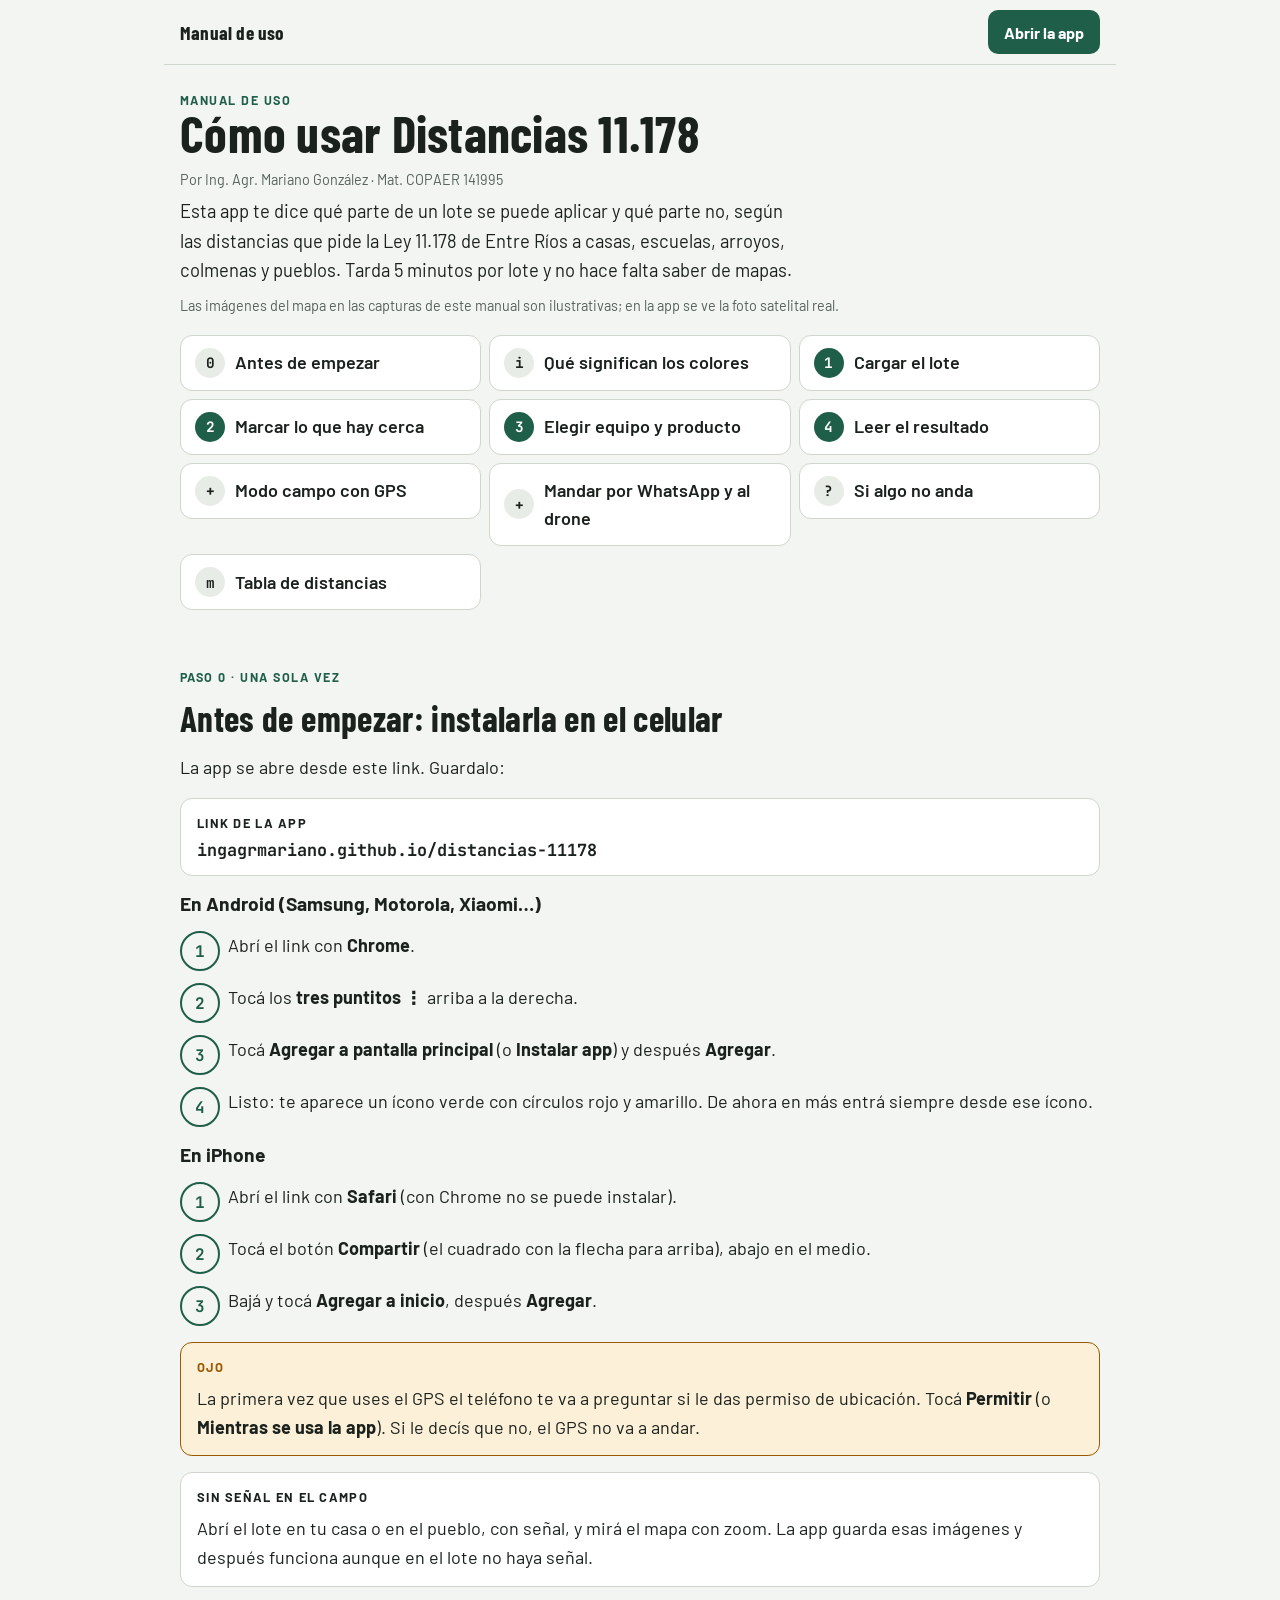
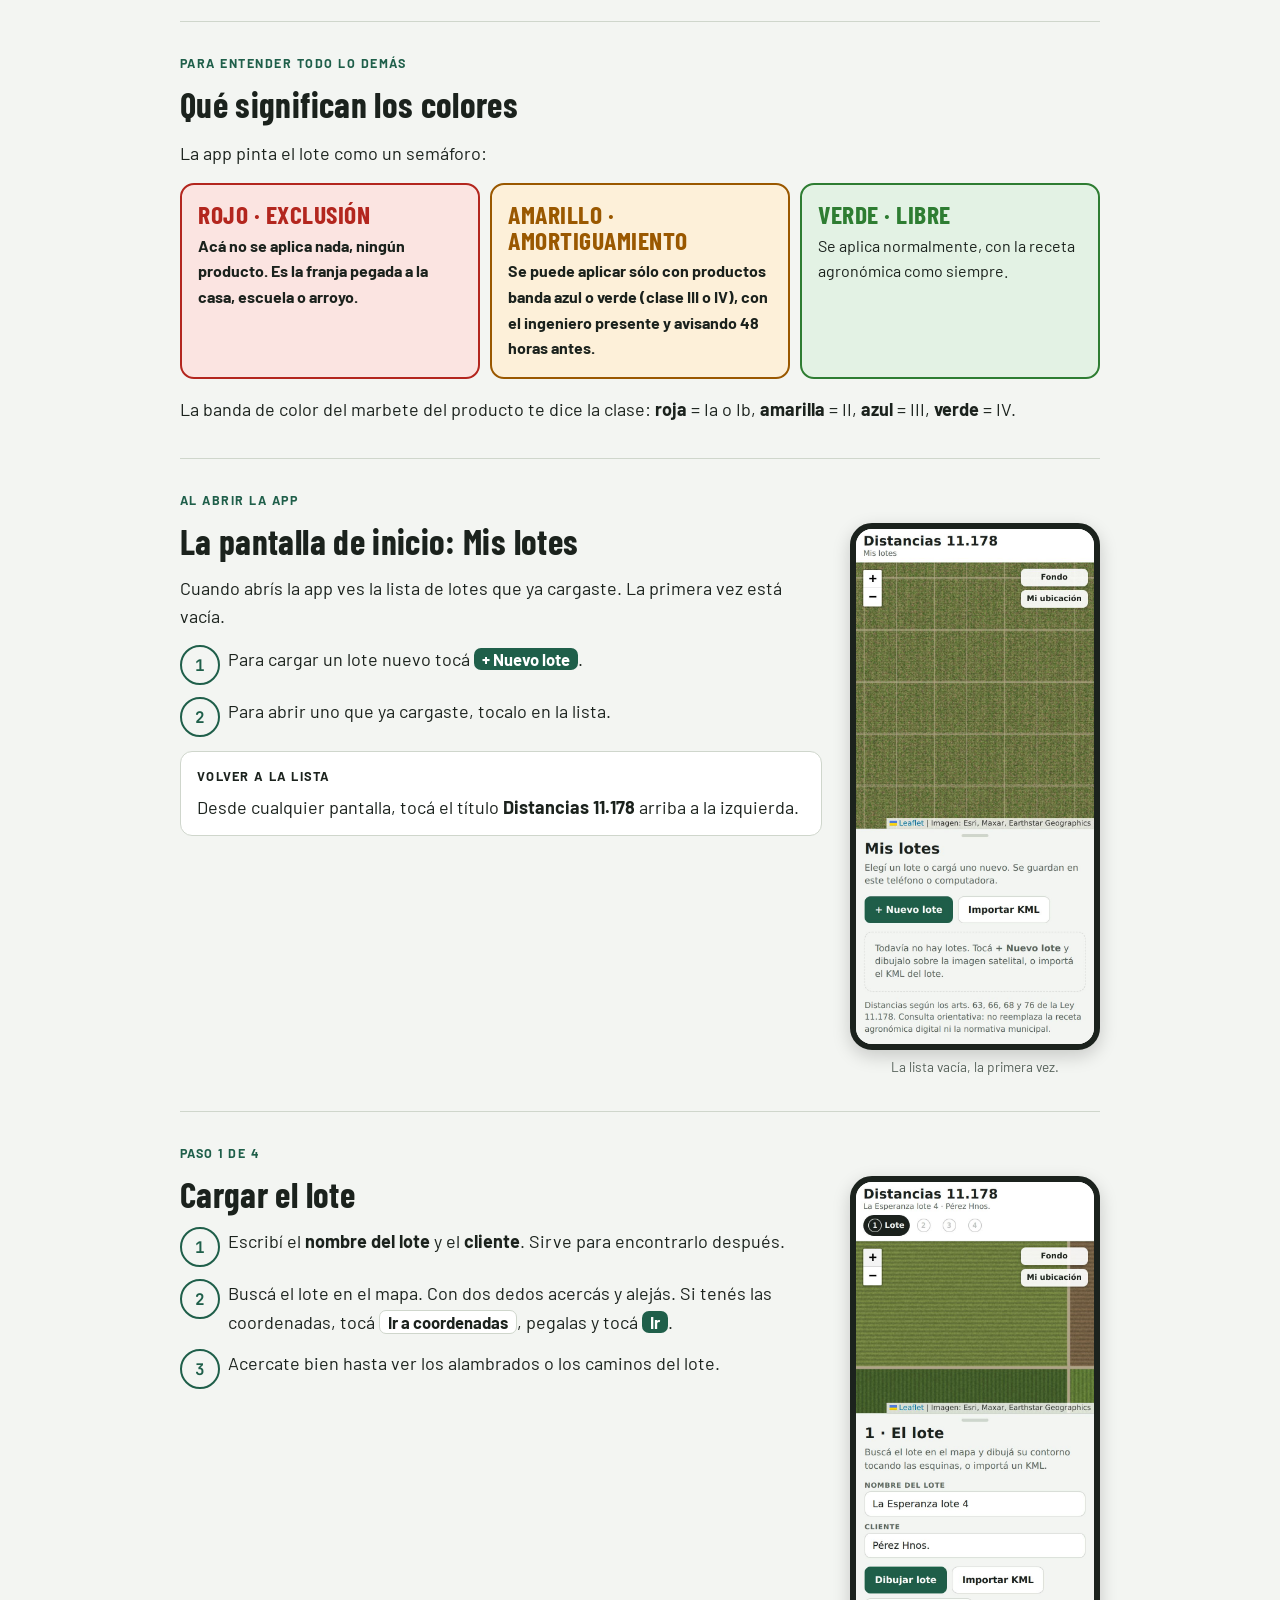
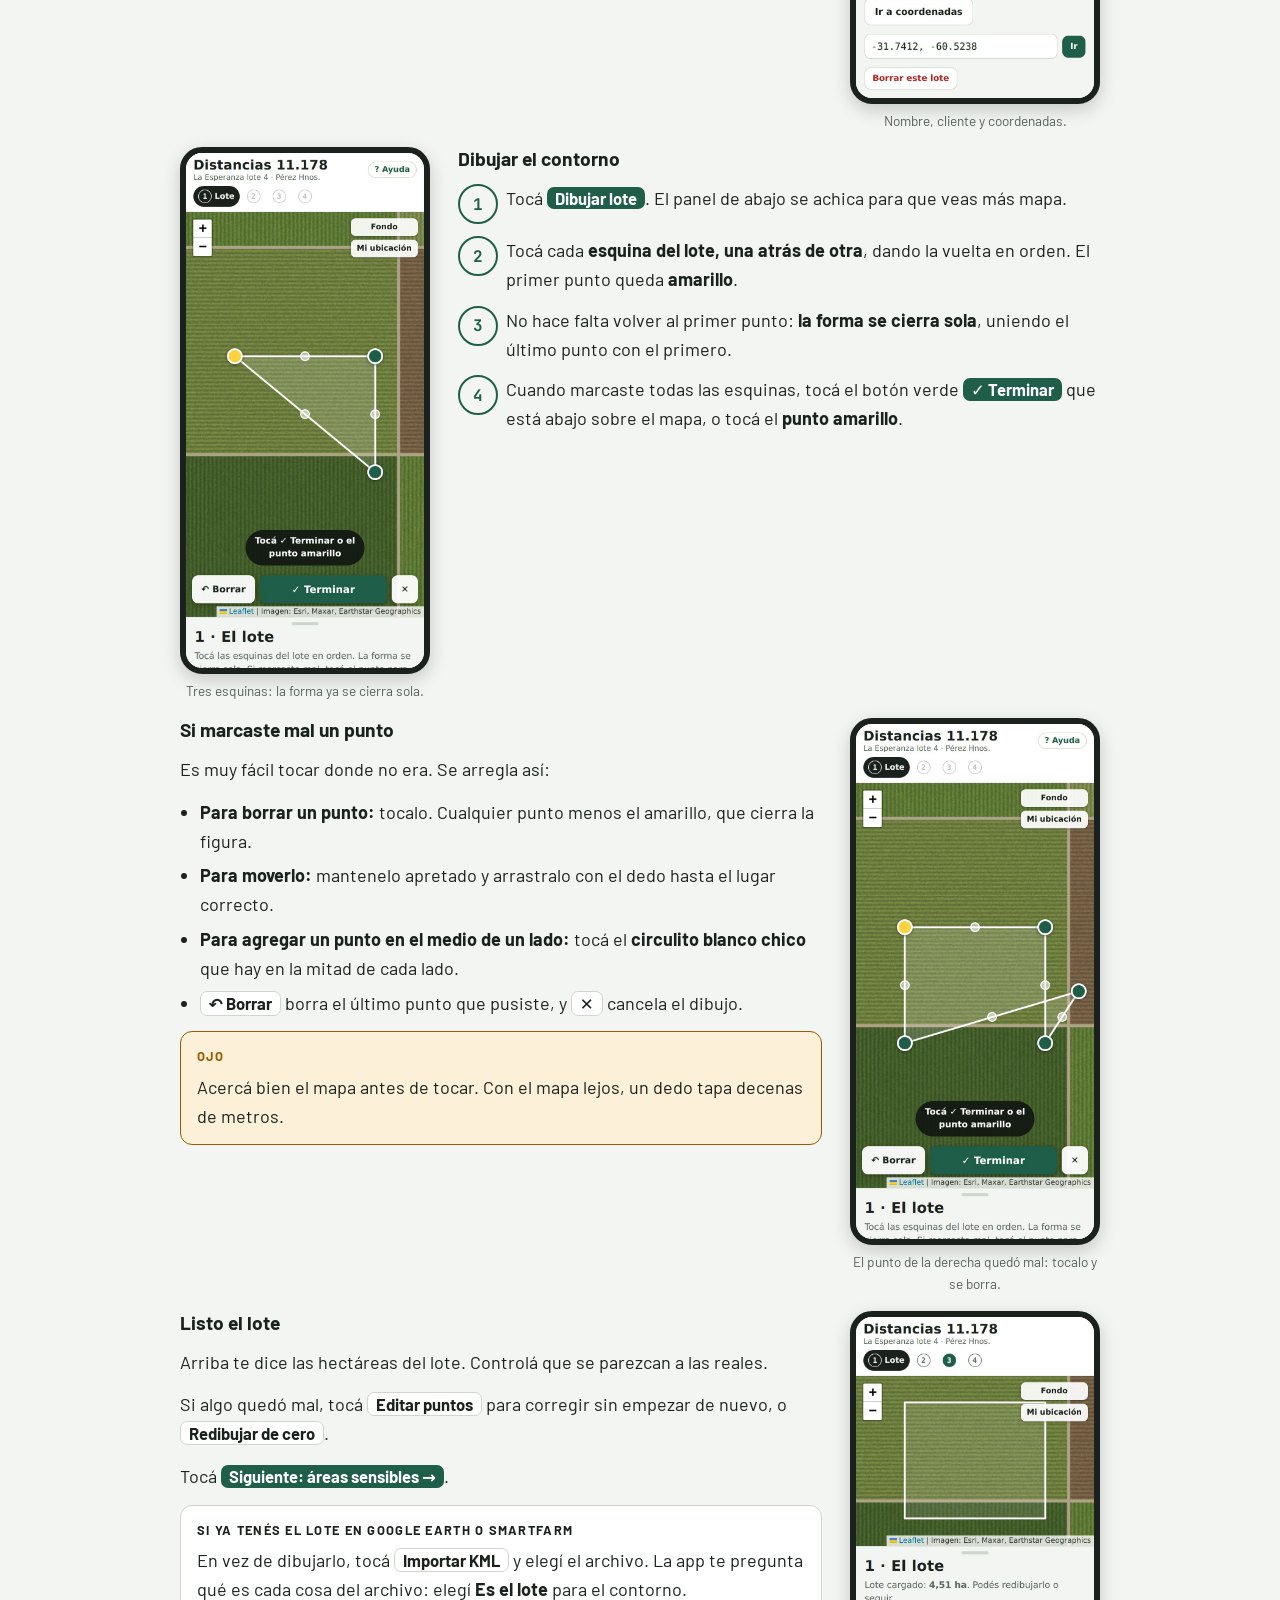
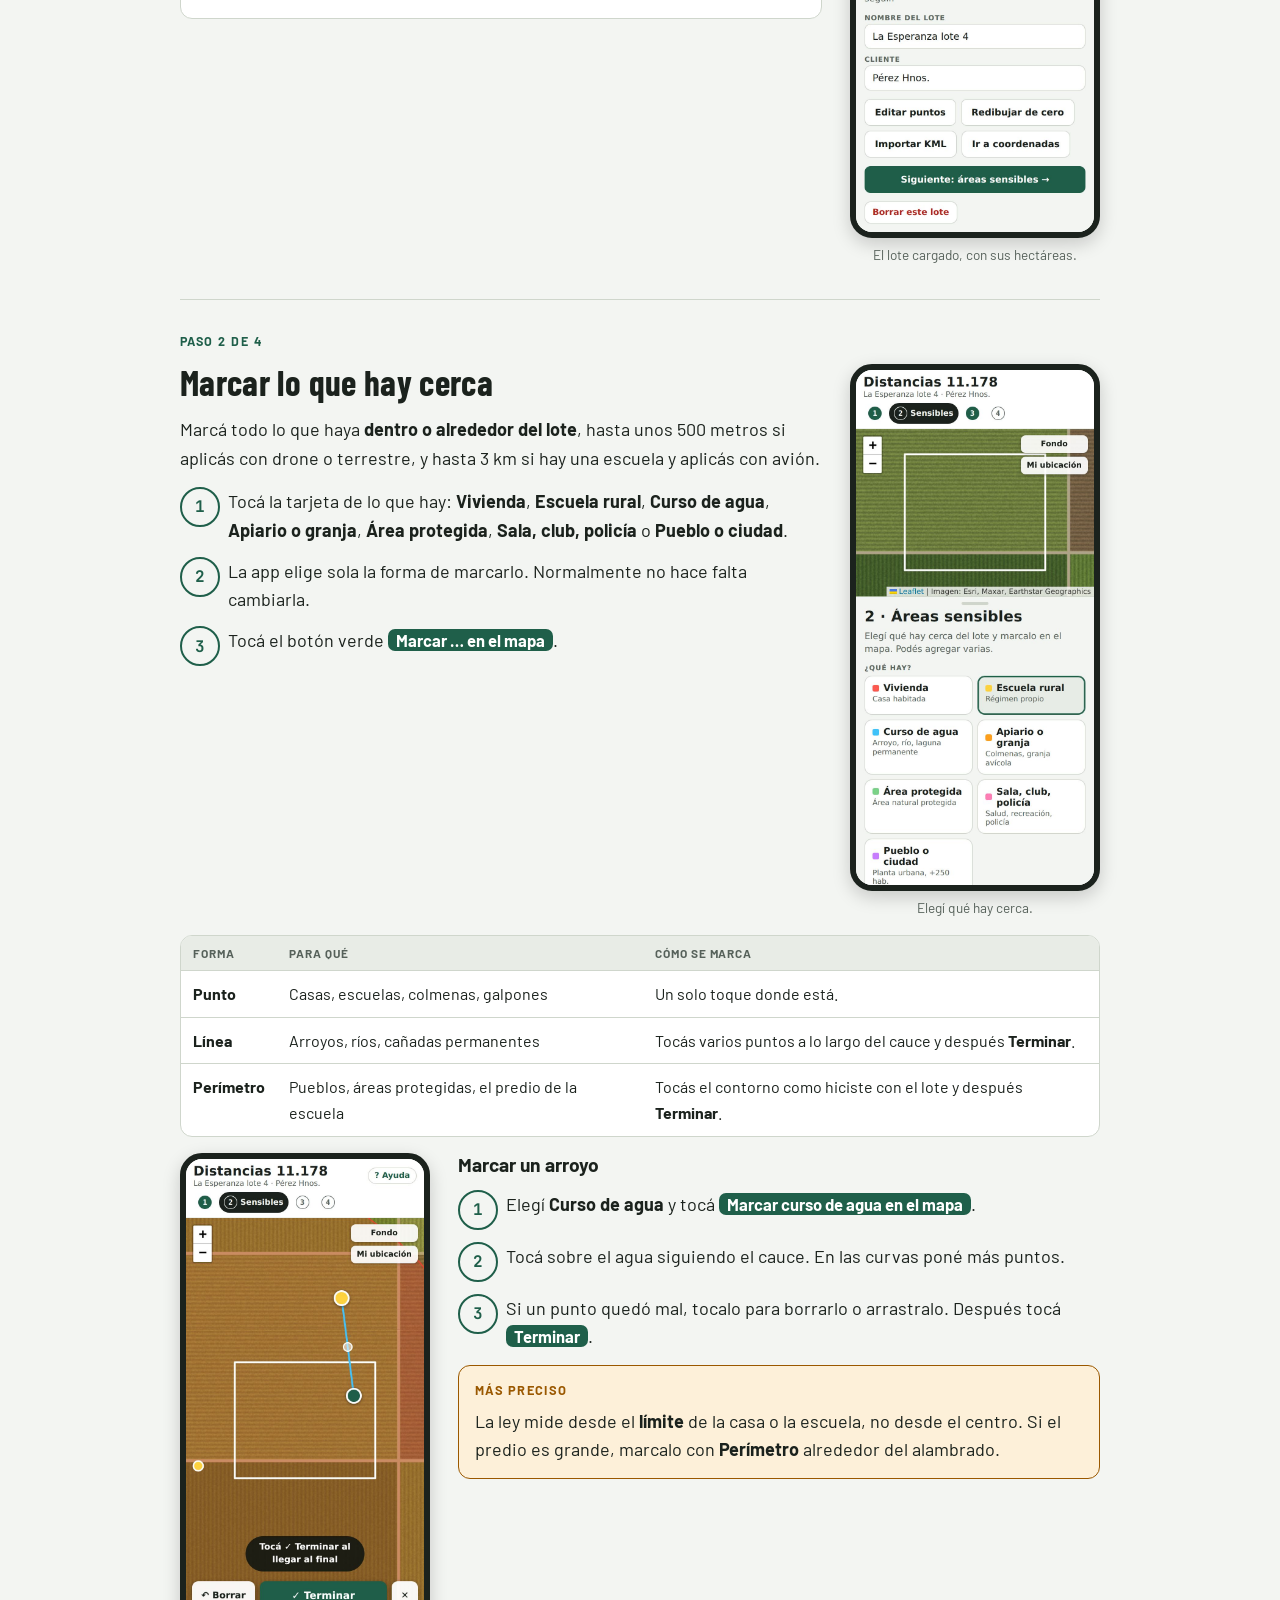
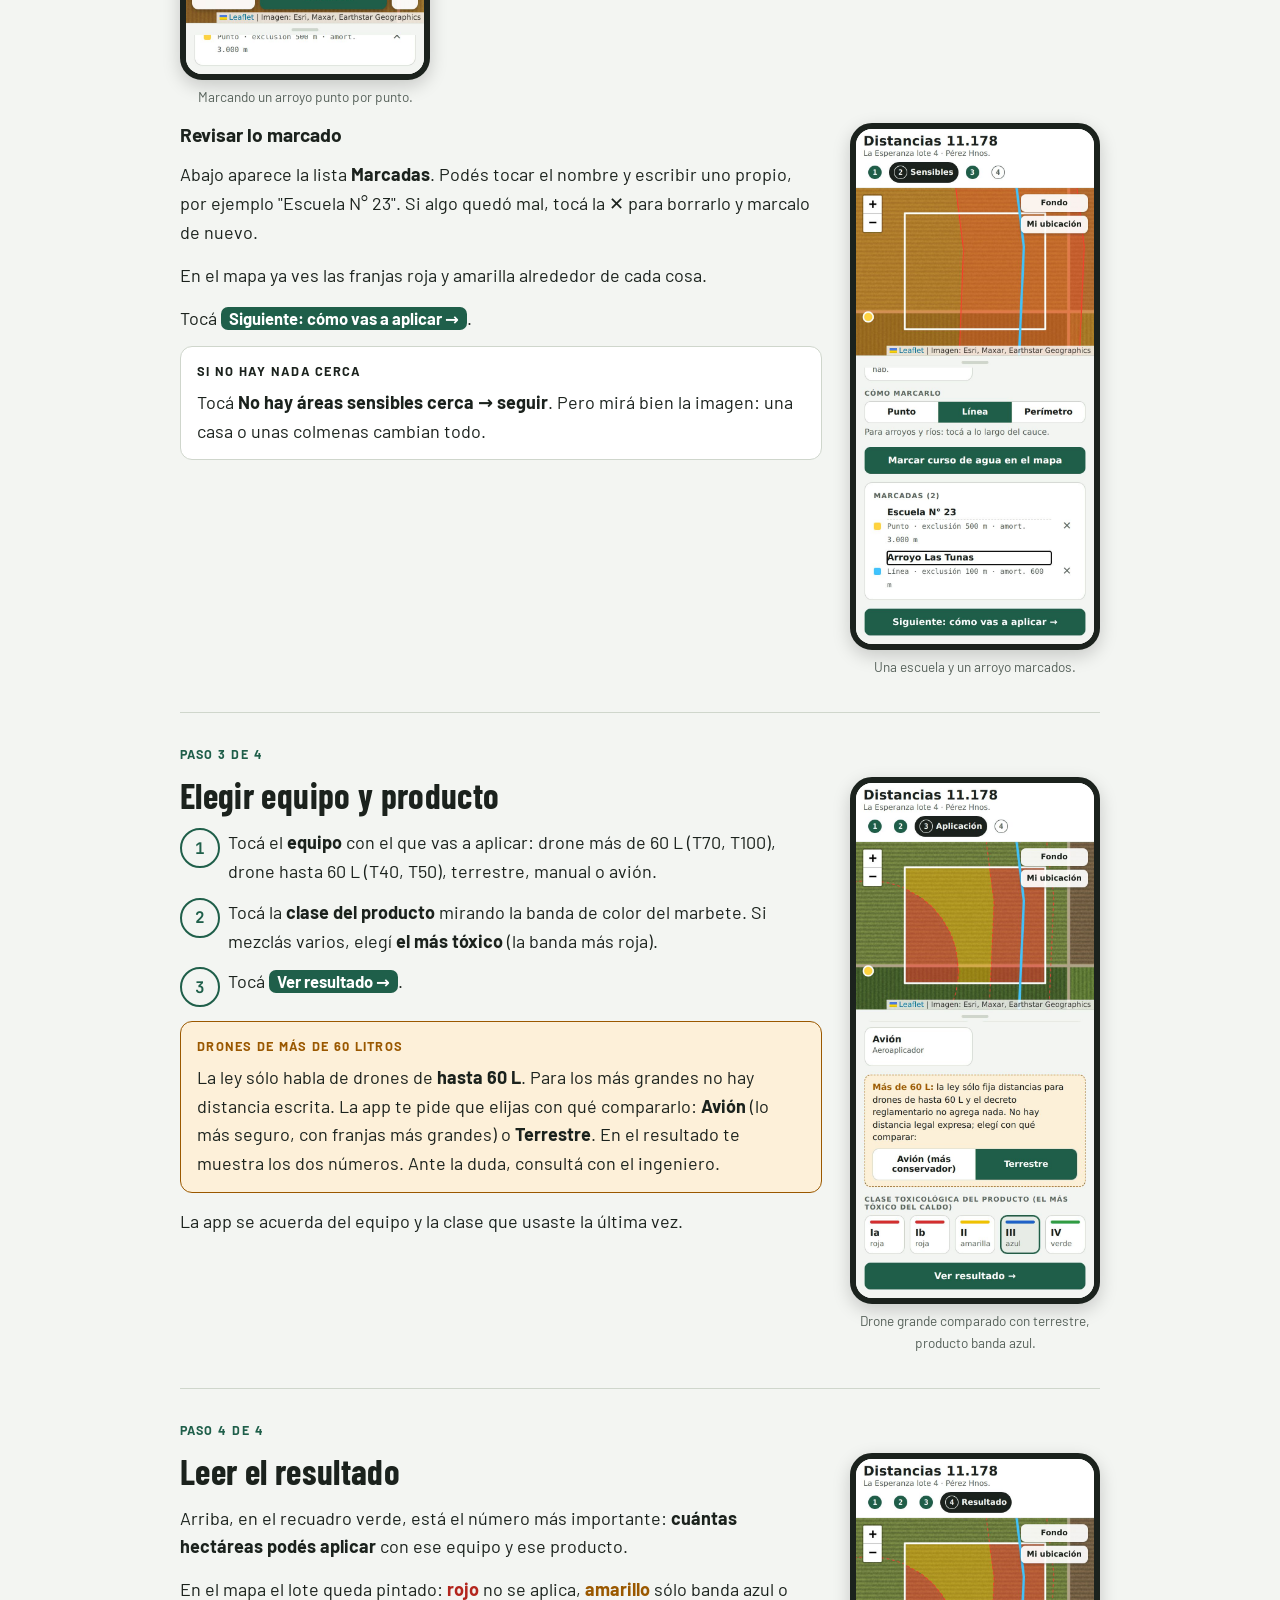
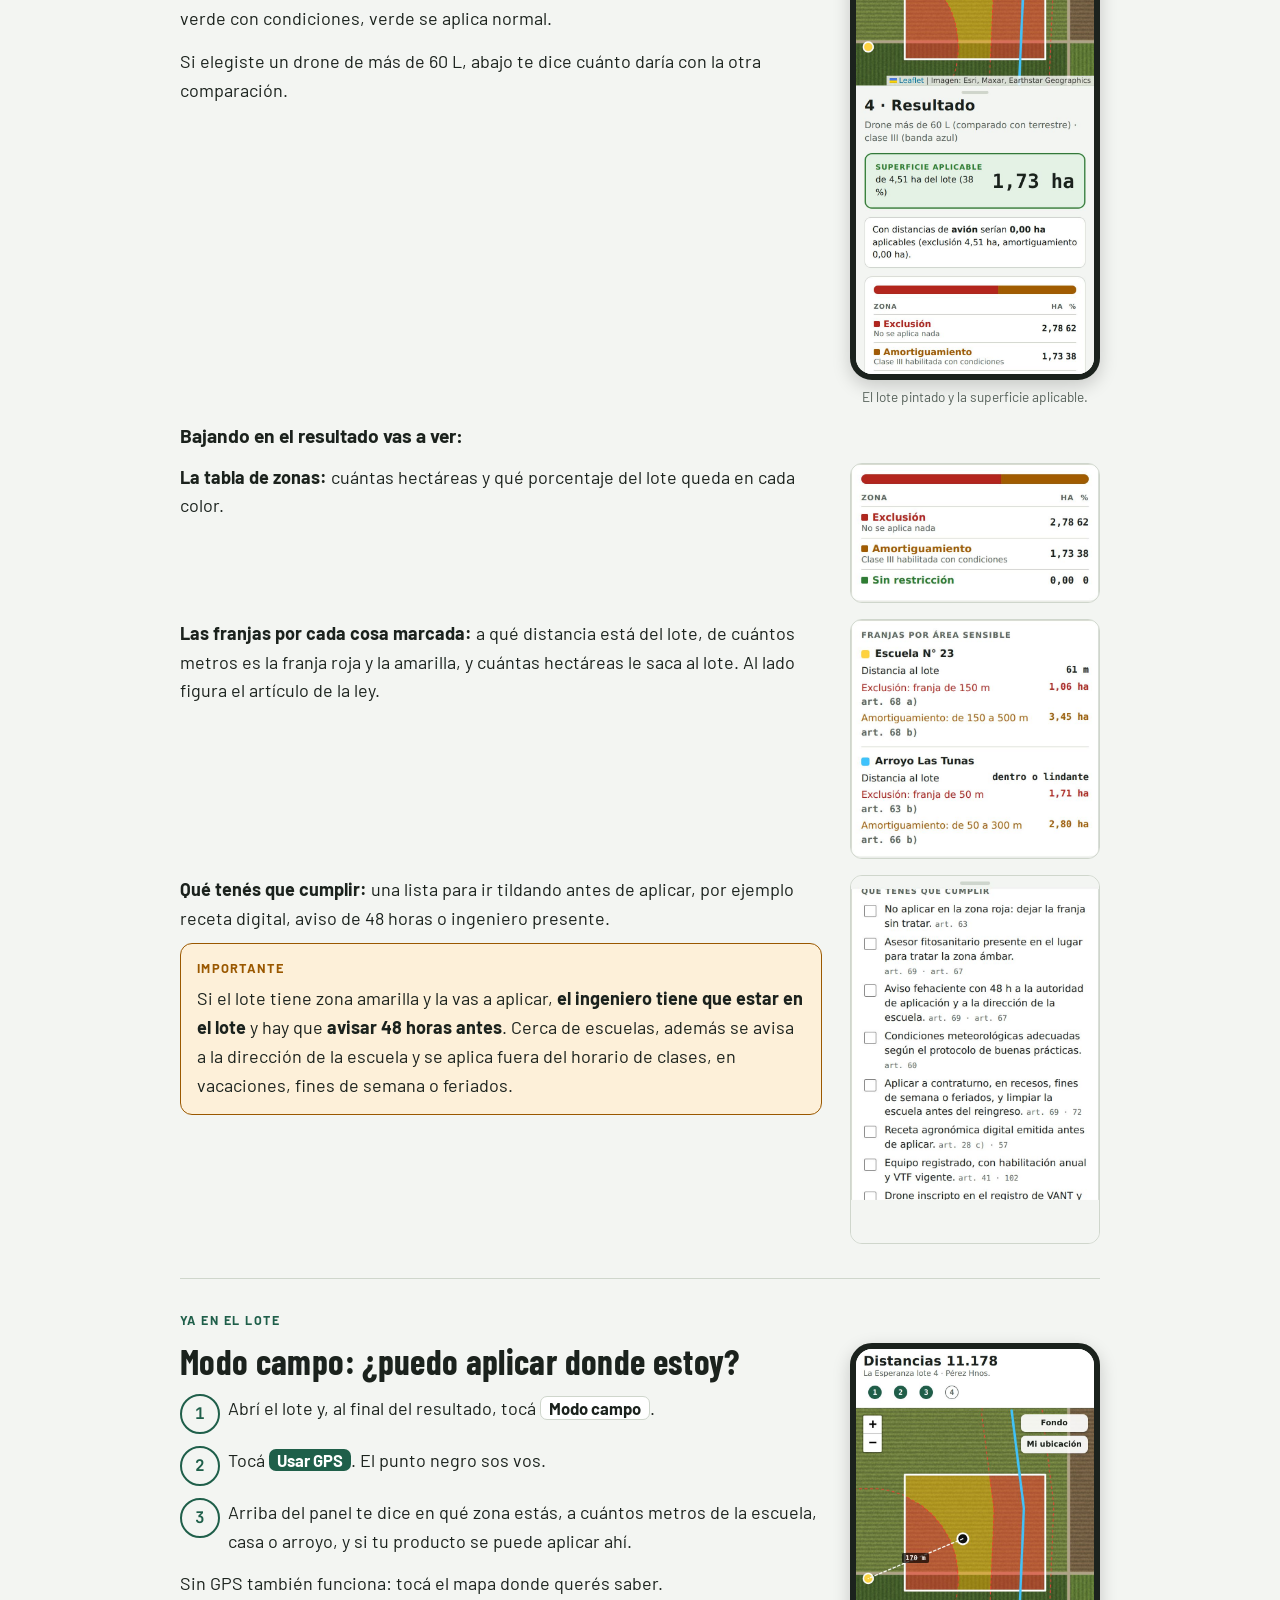
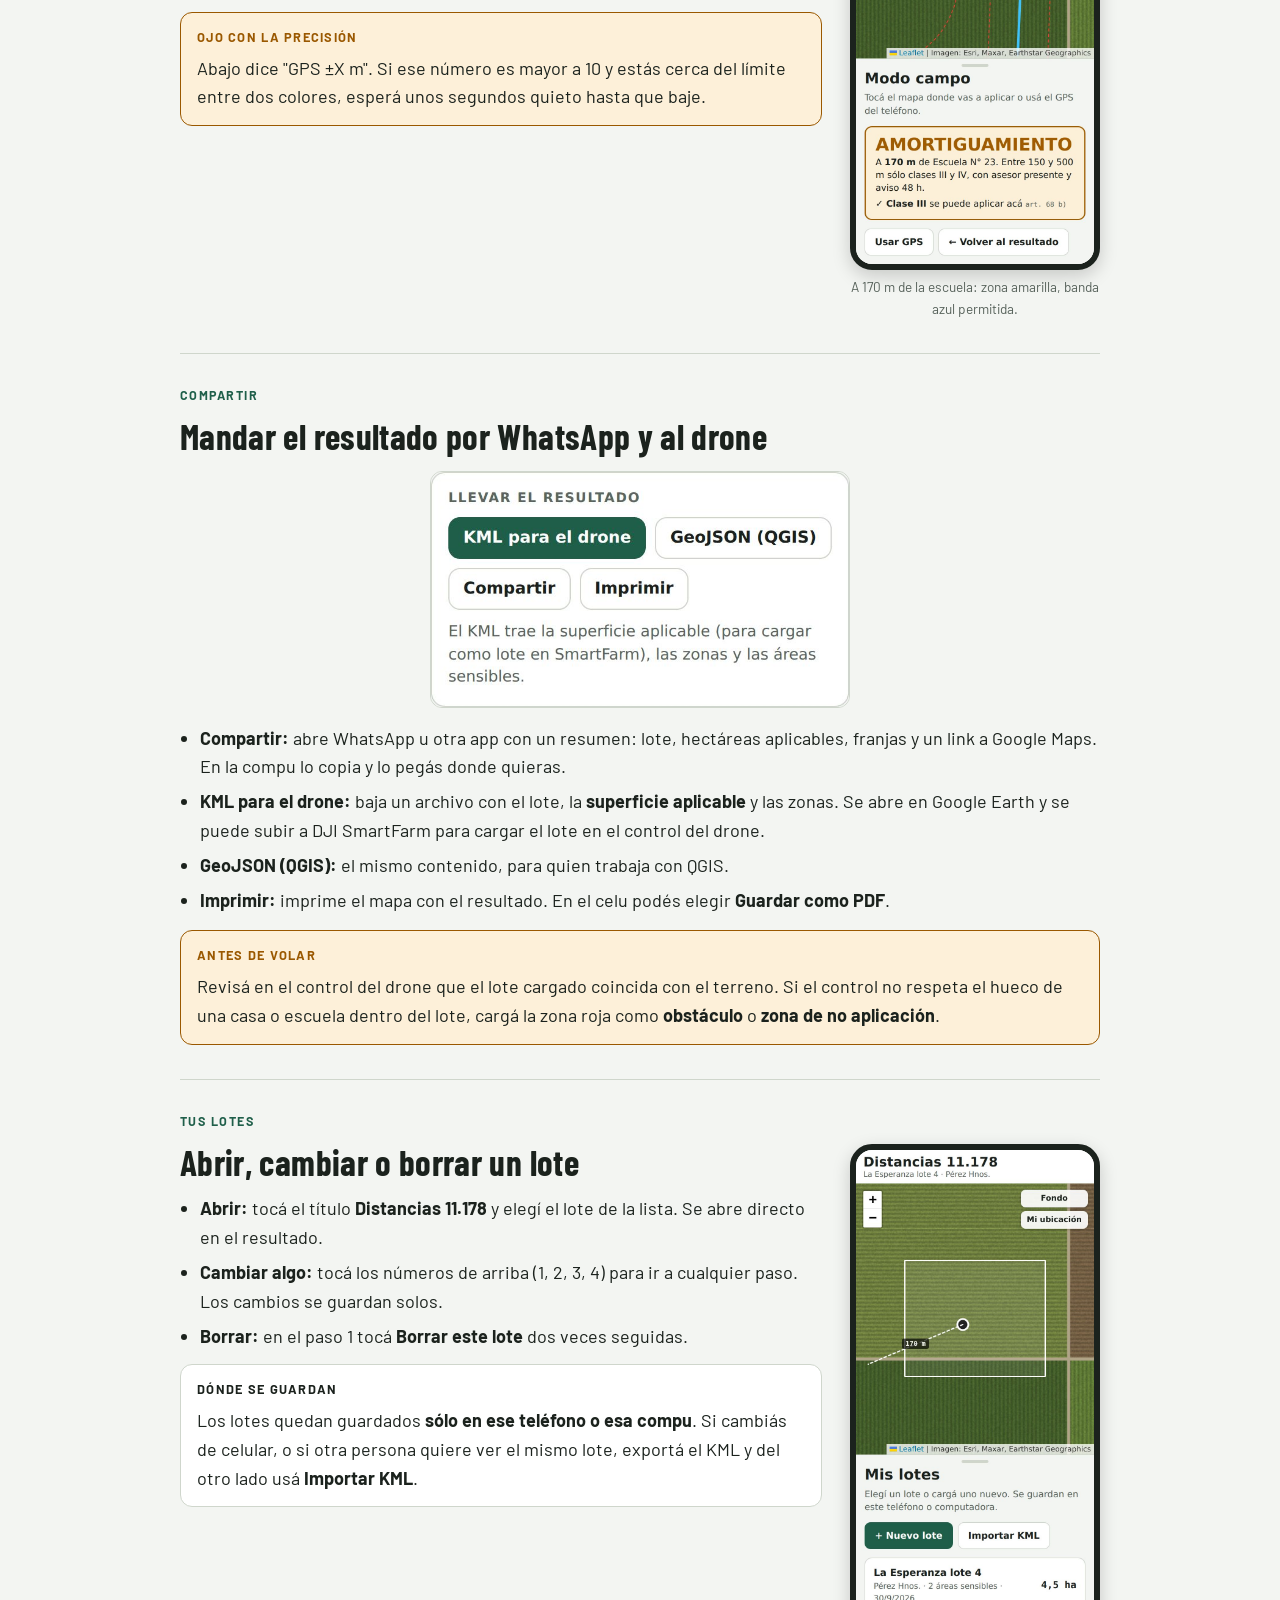
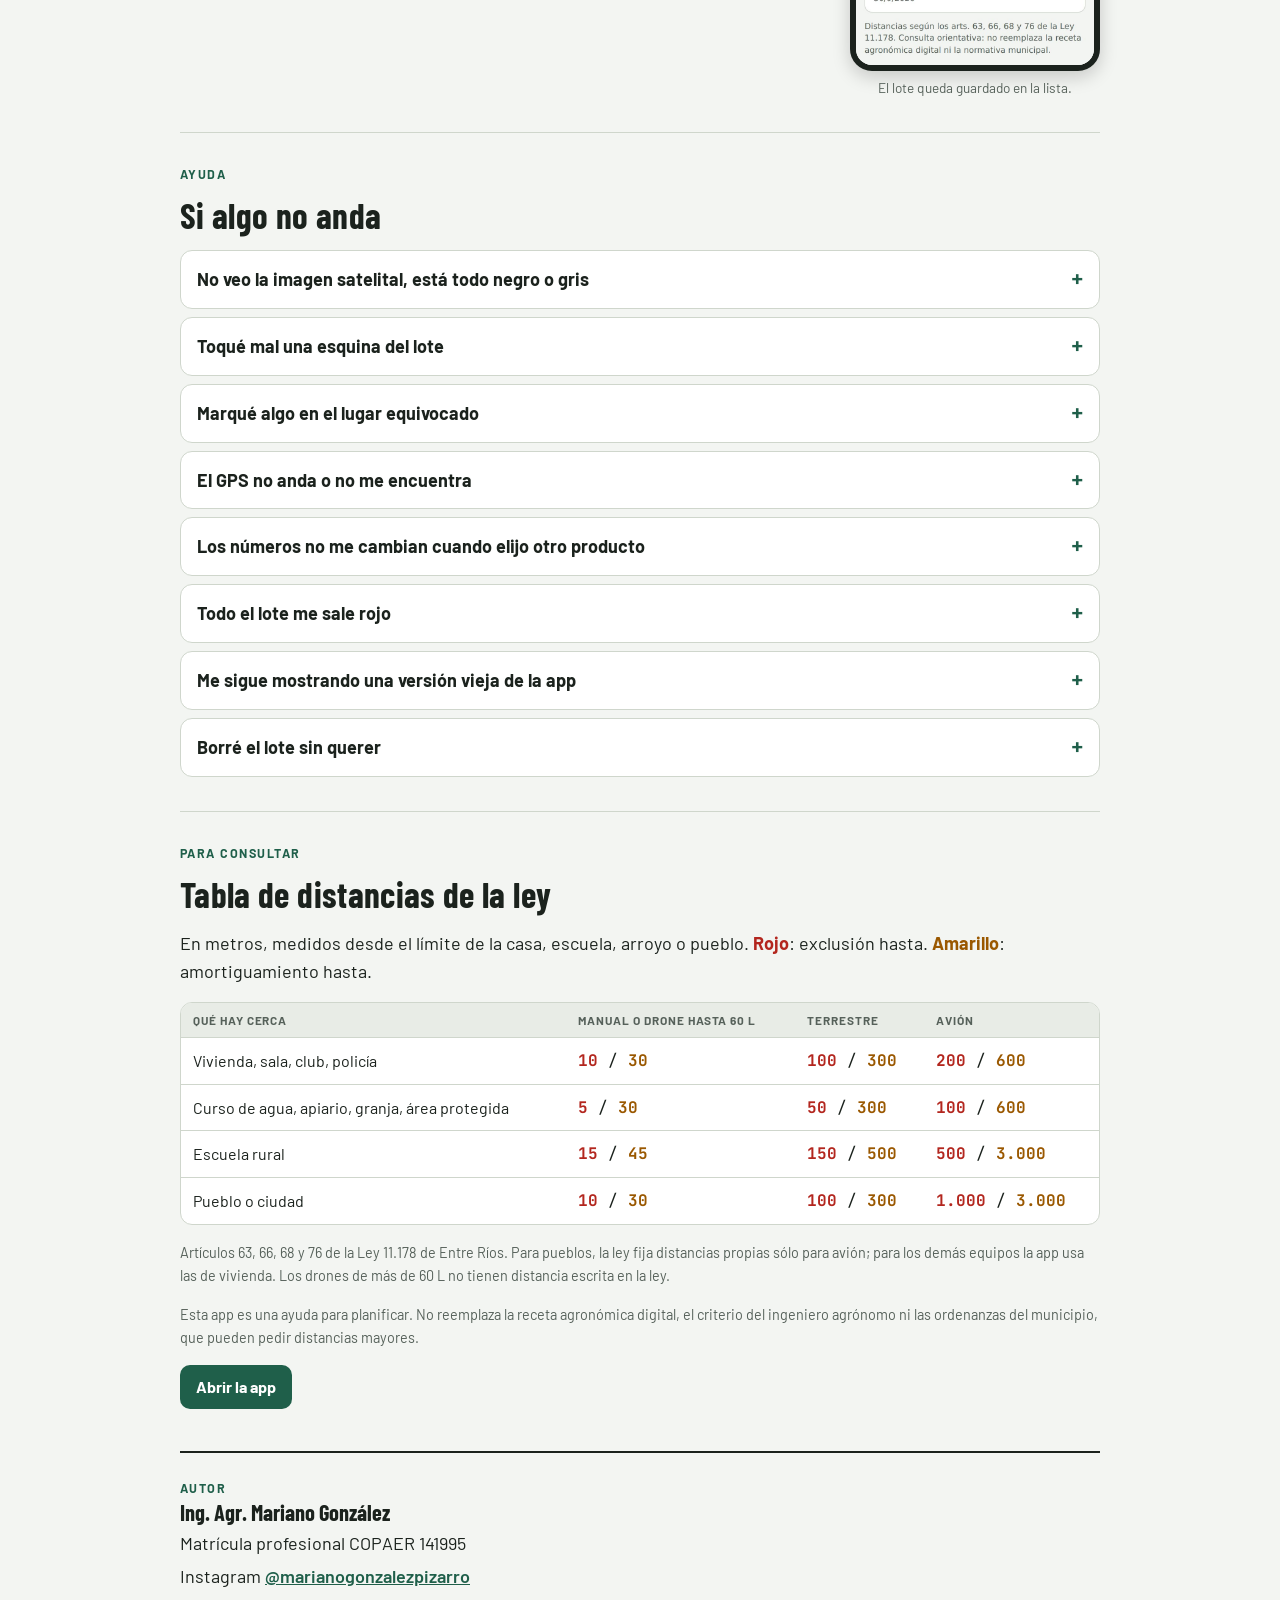
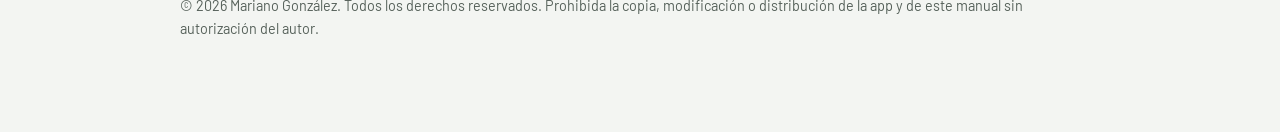
<file: manual.html>
<!doctype html>
<html lang="es-AR">
<head>
<meta charset="utf-8">
<meta name="viewport" content="width=device-width, initial-scale=1, viewport-fit=cover">
<title>Manual · Distancias 11.178</title>
<meta name="description" content="Cómo usar la app Distancias 11.178 paso a paso.">
<meta name="theme-color" content="#1f5f4a">
<meta name="author" content="Ing. Agr. Mariano González">
<link rel="icon" href="icon.svg" type="image/svg+xml">
<link rel="preconnect" href="https://fonts.googleapis.com">
<link rel="preconnect" href="https://fonts.gstatic.com" crossorigin>
<link rel="stylesheet" href="https://fonts.googleapis.com/css2?family=Barlow+Condensed:wght@600;700&family=Barlow:wght@400;500;600;700&family=JetBrains+Mono:wght@500;700&display=swap">
<style>
/* Manual de campo: una columna de lectura; cada paso con el texto al lado de la captura del celular */
:root{
  --bg:#f3f5f2; --surface:#ffffff; --surface-2:#e8ece6; --line:#cfd6cc;
  --fg:#1b221d; --muted:#56615a; --accent:#1f5f4a; --accent-fg:#ffffff;
  --excl:#b3261e; --excl-bg:#fbe4e1; --amort:#9a5800; --amort-bg:#fdf0d9; --libre:#2e7d32; --libre-bg:#e3f2e4;
  --display:"Barlow Condensed","Arial Narrow",system-ui,sans-serif;
  --body:"Barlow",system-ui,-apple-system,"Segoe UI",sans-serif;
  --mono:"JetBrains Mono",ui-monospace,Menlo,Consolas,monospace;
  color-scheme:light;
}
@media (prefers-color-scheme: dark){:root{
  --bg:#121714; --surface:#1a211d; --surface-2:#232c26; --line:#34403a;
  --fg:#e6ece7; --muted:#9aa89f; --accent:#6cc4a4; --accent-fg:#0d1511;
  --excl:#ff8a80; --excl-bg:#3a1a18; --amort:#ffb951; --amort-bg:#3a2a12; --libre:#81c784; --libre-bg:#1b3320;
  color-scheme:dark}}
*{box-sizing:border-box}
html{scroll-behavior:smooth}
@media (prefers-reduced-motion:reduce){html{scroll-behavior:auto}}
body{margin:0;overflow-x:clip;background:var(--bg);color:var(--fg);font:18px/1.6 var(--body);padding-inline:16px;padding-block:0 64px}
.wrap{max-width:920px;margin:0 auto}
a{color:var(--accent);font-weight:600}
.top{position:sticky;top:env(safe-area-inset-top,0px);z-index:5;background:var(--bg);border-bottom:1px solid var(--line);display:flex;align-items:center;justify-content:space-between;gap:12px;padding-block:10px;margin-inline:-16px;padding-inline:16px}
.top b{font:700 1.2rem var(--display);letter-spacing:.01em}
.btn{display:inline-flex;align-items:center;gap:6px;font:700 1rem var(--body);background:var(--accent);color:var(--accent-fg);border:0;border-radius:10px;padding:10px 16px;text-decoration:none;cursor:pointer;min-height:44px}
.btn.ghost{background:var(--surface);color:var(--fg);border:1.5px solid var(--line)}
header.hero{padding-block:28px 8px}
h1{font:700 clamp(2.2rem,7vw,3.2rem)/1 var(--display);margin:0 0 10px;letter-spacing:.005em;text-wrap:balance}
.intro{font-size:1.15rem;max-width:62ch;margin:0}
h2{font:700 clamp(1.7rem,5vw,2.2rem)/1.05 var(--display);margin:0;letter-spacing:.01em;text-wrap:balance}
h3{font:700 1.2rem var(--body);margin:0}
p{margin:0}
section{padding-block:34px;border-bottom:1px solid var(--line);display:flex;flex-direction:column;gap:16px}
section:last-of-type{border-bottom:0}
.eyebrow{font:700 .78rem var(--body);letter-spacing:.12em;text-transform:uppercase;color:var(--accent)}
/* Índice */
.toc{display:grid;grid-template-columns:repeat(auto-fill,minmax(240px,1fr));gap:8px;margin-top:18px;padding:0;list-style:none}
.toc a{display:flex;align-items:center;gap:10px;background:var(--surface);border:1px solid var(--line);border-radius:12px;padding:12px 14px;text-decoration:none;color:var(--fg);font-weight:600;min-height:52px}
.toc .n{display:grid;place-items:center;width:30px;height:30px;border-radius:50%;background:var(--accent);color:var(--accent-fg);font:700 .9rem var(--mono);flex:none}
.toc .n.s{background:var(--surface-2);color:var(--fg)}
/* Paso con captura */
.step{display:grid;grid-template-columns:minmax(0,1fr) 250px;gap:28px;align-items:start}
.step.rev{grid-template-columns:250px minmax(0,1fr)}
.step.rev .shot{order:-1}
@media (max-width:700px){.step,.step.rev{grid-template-columns:minmax(0,1fr)}.step.rev .shot{order:0}}
.shot{margin:0;display:flex;flex-direction:column;gap:6px;align-items:center}
.shot img{width:100%;max-width:250px;border-radius:22px;border:6px solid #1b221d;box-shadow:0 6px 18px rgb(0 0 0 / .18);display:block;background:#1b221d}
.shot.flat img{border-radius:12px;border:1px solid var(--line);box-shadow:none;max-width:420px}
.shot figcaption{font-size:.85rem;color:var(--muted);text-align:center;max-width:250px}
ol.do{margin:0;padding:0;list-style:none;counter-reset:d;display:flex;flex-direction:column;gap:12px}
ol.do>li{counter-increment:d;display:grid;grid-template-columns:36px minmax(0,1fr);gap:12px;align-items:start}
ol.do>li::before{content:counter(d);display:grid;place-items:center;width:36px;height:36px;border-radius:50%;border:2px solid var(--accent);color:var(--accent);font:700 1rem var(--mono)}
ul.dot{margin:0;padding-left:1.1em;display:flex;flex-direction:column;gap:6px}
.btnlabel{display:inline-block;font:700 .92em var(--body);background:var(--accent);color:var(--accent-fg);border-radius:7px;padding:1px 8px;white-space:nowrap}
.btnlabel.g{background:var(--surface);color:var(--fg);border:1.5px solid var(--line)}
.tip{border-radius:12px;padding:14px 16px;background:var(--surface);border:1px solid var(--line);display:flex;flex-direction:column;gap:6px}
.tip.ojo{background:var(--amort-bg);border:1.5px solid var(--amort)}
.tip.ojo>b:first-child{color:var(--amort)}
.tip>b:first-child{font-size:.8rem;letter-spacing:.1em;text-transform:uppercase}
/* Semáforo */
.colors{display:grid;grid-template-columns:repeat(3,minmax(0,1fr));gap:10px}
@media (max-width:620px){.colors{grid-template-columns:minmax(0,1fr)}}
.color{border-radius:14px;padding:16px;border:2px solid currentColor;display:flex;flex-direction:column;gap:6px}
.color .k{font:700 1.6rem/1 var(--display);text-transform:uppercase;letter-spacing:.02em}
.color p{color:var(--fg);font-size:1rem}
.color.e{color:var(--excl);background:var(--excl-bg)} .color.a{color:var(--amort);background:var(--amort-bg)} .color.l{color:var(--libre);background:var(--libre-bg)}
/* Tablas */
.tw{overflow-x:auto;border:1px solid var(--line);border-radius:12px;background:var(--surface)}
table{border-collapse:collapse;width:100%;min-width:560px;font-size:1rem}
th,td{padding:10px 12px;border-bottom:1px solid var(--line);text-align:left;vertical-align:top}
tr:last-child td{border-bottom:0}
th{font:700 .74rem var(--body);letter-spacing:.08em;text-transform:uppercase;color:var(--muted);background:var(--surface-2)}
td.n{font-family:var(--mono);font-variant-numeric:tabular-nums;white-space:nowrap}
.e{color:var(--excl);font-weight:700} .a{color:var(--amort);font-weight:700}
/* Preguntas */
details{background:var(--surface);border:1px solid var(--line);border-radius:12px;padding:0 16px}
details+details{margin-top:8px}
summary{cursor:pointer;font-weight:700;padding:14px 0;list-style:none;display:flex;justify-content:space-between;gap:10px}
summary::-webkit-details-marker{display:none}
summary::after{content:"+";font:700 1.3rem var(--mono);color:var(--accent)}
details[open] summary::after{content:"–"}
details>div{padding-bottom:14px;display:flex;flex-direction:column;gap:8px}
.legal{font-size:.9rem;color:var(--muted)}
.autor{display:flex;flex-direction:column;gap:4px;padding-block:28px;border-top:2px solid var(--fg);margin-top:8px}
.autor b{font:700 1.4rem var(--display)}
.btn:focus-visible,.toc a:focus-visible,summary:focus-visible,a:focus-visible{outline:3px solid var(--accent);outline-offset:2px}
@media print{
  body{background:#fff;color:#000;font-size:12pt;padding:0}
  .top,.noprint{display:none!important}
  section{break-inside:auto;padding-block:16pt}
  .step{break-inside:avoid;grid-template-columns:minmax(0,1fr) 190px}
  .step.rev{grid-template-columns:190px minmax(0,1fr)}
  .shot img{max-width:190px;box-shadow:none}
  h2{break-after:avoid}
  details{border:0;padding:0} details>div{display:flex!important} summary::after{content:""}
  a{color:#000;text-decoration:none}
}
</style>
</head>
<body>
<div class="wrap">
  <div class="top noprint">
    <b>Manual de uso</b>
    <a class="btn" href="./">Abrir la app</a>
  </div>

  <header class="hero">
    <div class="eyebrow">Manual de uso</div>
    <h1>Cómo usar Distancias 11.178</h1>
    <p class="legal" style="margin-bottom:6px">Por Ing. Agr. Mariano González · Mat. COPAER 141995</p>
    <p class="intro">Esta app te dice qué parte de un lote se puede aplicar y qué parte no, según las distancias que pide la Ley 11.178 de Entre Ríos a casas, escuelas, arroyos, colmenas y pueblos. Tarda 5 minutos por lote y no hace falta saber de mapas.</p>
    <p class="legal" style="margin-top:8px">Las imágenes del mapa en las capturas de este manual son ilustrativas; en la app se ve la foto satelital real.</p>
    <ul class="toc noprint">
      <li><a href="#antes"><span class="n s">0</span>Antes de empezar</a></li>
      <li><a href="#colores"><span class="n s">i</span>Qué significan los colores</a></li>
      <li><a href="#paso1"><span class="n">1</span>Cargar el lote</a></li>
      <li><a href="#paso2"><span class="n">2</span>Marcar lo que hay cerca</a></li>
      <li><a href="#paso3"><span class="n">3</span>Elegir equipo y producto</a></li>
      <li><a href="#paso4"><span class="n">4</span>Leer el resultado</a></li>
      <li><a href="#campo"><span class="n s">+</span>Modo campo con GPS</a></li>
      <li><a href="#llevar"><span class="n s">+</span>Mandar por WhatsApp y al drone</a></li>
      <li><a href="#problemas"><span class="n s">?</span>Si algo no anda</a></li>
      <li><a href="#tabla"><span class="n s">m</span>Tabla de distancias</a></li>
    </ul>
  </header>

  <!-- 0 -->
  <section id="antes">
    <div class="eyebrow">Paso 0 · una sola vez</div>
    <h2>Antes de empezar: instalarla en el celular</h2>
    <p>La app se abre desde este link. Guardalo:</p>
    <p class="tip"><b>Link de la app</b><span style="font:700 1.05rem var(--mono);word-break:break-all">ingagrmariano.github.io/distancias-11178</span></p>
    <h3>En Android (Samsung, Motorola, Xiaomi…)</h3>
    <ol class="do">
      <li><span>Abrí el link con <b>Chrome</b>.</span></li>
      <li><span>Tocá los <b>tres puntitos ⋮</b> arriba a la derecha.</span></li>
      <li><span>Tocá <b>Agregar a pantalla principal</b> (o <b>Instalar app</b>) y después <b>Agregar</b>.</span></li>
      <li><span>Listo: te aparece un ícono verde con círculos rojo y amarillo. De ahora en más entrá siempre desde ese ícono.</span></li>
    </ol>
    <h3>En iPhone</h3>
    <ol class="do">
      <li><span>Abrí el link con <b>Safari</b> (con Chrome no se puede instalar).</span></li>
      <li><span>Tocá el botón <b>Compartir</b> (el cuadrado con la flecha para arriba), abajo en el medio.</span></li>
      <li><span>Bajá y tocá <b>Agregar a inicio</b>, después <b>Agregar</b>.</span></li>
    </ol>
    <div class="tip ojo"><b>Ojo</b><span>La primera vez que uses el GPS el teléfono te va a preguntar si le das permiso de ubicación. Tocá <b>Permitir</b> (o <b>Mientras se usa la app</b>). Si le decís que no, el GPS no va a andar.</span></div>
    <div class="tip"><b>Sin señal en el campo</b><span>Abrí el lote en tu casa o en el pueblo, con señal, y mirá el mapa con zoom. La app guarda esas imágenes y después funciona aunque en el lote no haya señal.</span></div>
  </section>

  <!-- Colores -->
  <section id="colores">
    <div class="eyebrow">Para entender todo lo demás</div>
    <h2>Qué significan los colores</h2>
    <p>La app pinta el lote como un semáforo:</p>
    <div class="colors">
      <div class="color e"><span class="k">Rojo · Exclusión</span><p>Acá <b>no se aplica nada</b>, ningún producto. Es la franja pegada a la casa, escuela o arroyo.</p></div>
      <div class="color a"><span class="k">Amarillo · Amortiguamiento</span><p>Se puede aplicar <b>sólo con productos banda azul o verde</b> (clase III o IV), con el ingeniero presente y avisando 48 horas antes.</p></div>
      <div class="color l"><span class="k">Verde · Libre</span><p>Se aplica normalmente, con la receta agronómica como siempre.</p></div>
    </div>
    <p>La banda de color del marbete del producto te dice la clase: <b>roja</b> = Ia o Ib, <b>amarilla</b> = II, <b>azul</b> = III, <b>verde</b> = IV.</p>
  </section>

  <!-- Lista -->
  <section id="inicio">
    <div class="eyebrow">Al abrir la app</div>
    <div class="step">
      <div style="display:flex;flex-direction:column;gap:14px">
        <h2>La pantalla de inicio: Mis lotes</h2>
        <p>Cuando abrís la app ves la lista de lotes que ya cargaste. La primera vez está vacía.</p>
        <ol class="do">
          <li><span>Para cargar un lote nuevo tocá <span class="btnlabel">+ Nuevo lote</span>.</span></li>
          <li><span>Para abrir uno que ya cargaste, tocalo en la lista.</span></li>
        </ol>
        <div class="tip"><b>Volver a la lista</b><span>Desde cualquier pantalla, tocá el título <b>Distancias 11.178</b> arriba a la izquierda.</span></div>
      </div>
      <figure class="shot"><img src="manual/01-lista-vacia.jpg" alt="Pantalla Mis lotes vacía con los botones Nuevo lote e Importar KML"><figcaption>La lista vacía, la primera vez.</figcaption></figure>
    </div>
  </section>

  <!-- Paso 1 -->
  <section id="paso1">
    <div class="eyebrow">Paso 1 de 4</div>
    <div class="step">
      <div style="display:flex;flex-direction:column;gap:14px">
        <h2>Cargar el lote</h2>
        <ol class="do">
          <li><span>Escribí el <b>nombre del lote</b> y el <b>cliente</b>. Sirve para encontrarlo después.</span></li>
          <li><span>Buscá el lote en el mapa. Con dos dedos acercás y alejás. Si tenés las coordenadas, tocá <span class="btnlabel g">Ir a coordenadas</span>, pegalas y tocá <span class="btnlabel">Ir</span>.</span></li>
          <li><span>Acercate bien hasta ver los alambrados o los caminos del lote.</span></li>
        </ol>
      </div>
      <figure class="shot"><img src="manual/02-paso1.jpg" alt="Paso 1 con nombre del lote, cliente y coordenadas cargadas"><figcaption>Nombre, cliente y coordenadas.</figcaption></figure>
    </div>
    <div class="step rev">
      <figure class="shot"><img src="manual/03-dibujando-lote.jpg" alt="Dibujando el contorno del lote con tres esquinas marcadas y la forma ya cerrada"><figcaption>Tres esquinas: la forma ya se cierra sola.</figcaption></figure>
      <div style="display:flex;flex-direction:column;gap:14px">
        <h3>Dibujar el contorno</h3>
        <ol class="do">
          <li><span>Tocá <span class="btnlabel">Dibujar lote</span>. El panel de abajo se achica para que veas más mapa.</span></li>
          <li><span>Tocá cada <b>esquina del lote, una atrás de otra</b>, dando la vuelta en orden. El primer punto queda <b>amarillo</b>.</span></li>
          <li><span>No hace falta volver al primer punto: <b>la forma se cierra sola</b>, uniendo el último punto con el primero.</span></li>
          <li><span>Cuando marcaste todas las esquinas, tocá el botón verde <span class="btnlabel">✓ Terminar</span> que está abajo sobre el mapa, o tocá el <b>punto amarillo</b>.</span></li>
        </ol>
      </div>
    </div>
    <div class="step">
      <div style="display:flex;flex-direction:column;gap:14px">
        <h3>Si marcaste mal un punto</h3>
        <p>Es muy fácil tocar donde no era. Se arregla así:</p>
        <ul class="dot">
          <li><b>Para borrar un punto:</b> tocalo. Cualquier punto menos el amarillo, que cierra la figura.</li>
          <li><b>Para moverlo:</b> mantenelo apretado y arrastralo con el dedo hasta el lugar correcto.</li>
          <li><b>Para agregar un punto en el medio de un lado:</b> tocá el <b>circulito blanco chico</b> que hay en la mitad de cada lado.</li>
          <li><span class="btnlabel g">↶ Borrar</span> borra el último punto que pusiste, y <span class="btnlabel g">✕</span> cancela el dibujo.</li>
        </ul>
        <div class="tip ojo"><b>Ojo</b><span>Acercá bien el mapa antes de tocar. Con el mapa lejos, un dedo tapa decenas de metros.</span></div>
      </div>
      <figure class="shot"><img src="manual/03b-punto-mal.jpg" alt="Un punto marcado fuera del lote que deforma el contorno"><figcaption>El punto de la derecha quedó mal: tocalo y se borra.</figcaption></figure>
    </div>
    <div class="step">
      <div style="display:flex;flex-direction:column;gap:14px">
        <h3>Listo el lote</h3>
        <p>Arriba te dice las hectáreas del lote. Controlá que se parezcan a las reales.</p>
        <p>Si algo quedó mal, tocá <span class="btnlabel g">Editar puntos</span> para corregir sin empezar de nuevo, o <span class="btnlabel g">Redibujar de cero</span>.</p>
        <p>Tocá <span class="btnlabel">Siguiente: áreas sensibles →</span>.</p>
        <div class="tip"><b>Si ya tenés el lote en Google Earth o SmartFarm</b><span>En vez de dibujarlo, tocá <span class="btnlabel g">Importar KML</span> y elegí el archivo. La app te pregunta qué es cada cosa del archivo: elegí <b>Es el lote</b> para el contorno.</span></div>
      </div>
      <figure class="shot"><img src="manual/04-lote-listo.jpg" alt="Lote dibujado con su superficie en hectáreas"><figcaption>El lote cargado, con sus hectáreas.</figcaption></figure>
    </div>
  </section>

  <!-- Paso 2 -->
  <section id="paso2">
    <div class="eyebrow">Paso 2 de 4</div>
    <div class="step">
      <div style="display:flex;flex-direction:column;gap:14px">
        <h2>Marcar lo que hay cerca</h2>
        <p>Marcá todo lo que haya <b>dentro o alrededor del lote</b>, hasta unos 500 metros si aplicás con drone o terrestre, y hasta 3 km si hay una escuela y aplicás con avión.</p>
        <ol class="do">
          <li><span>Tocá la tarjeta de lo que hay: <b>Vivienda</b>, <b>Escuela rural</b>, <b>Curso de agua</b>, <b>Apiario o granja</b>, <b>Área protegida</b>, <b>Sala, club, policía</b> o <b>Pueblo o ciudad</b>.</span></li>
          <li><span>La app elige sola la forma de marcarlo. Normalmente no hace falta cambiarla.</span></li>
          <li><span>Tocá el botón verde <span class="btnlabel">Marcar … en el mapa</span>.</span></li>
        </ol>
      </div>
      <figure class="shot"><img src="manual/05-paso2-elegir.jpg" alt="Tarjetas para elegir el tipo de área sensible, con Escuela rural seleccionada"><figcaption>Elegí qué hay cerca.</figcaption></figure>
    </div>
    <div class="tw">
      <table>
        <thead><tr><th>Forma</th><th>Para qué</th><th>Cómo se marca</th></tr></thead>
        <tbody>
          <tr><td><b>Punto</b></td><td>Casas, escuelas, colmenas, galpones</td><td>Un solo toque donde está.</td></tr>
          <tr><td><b>Línea</b></td><td>Arroyos, ríos, cañadas permanentes</td><td>Tocás varios puntos a lo largo del cauce y después <b>Terminar</b>.</td></tr>
          <tr><td><b>Perímetro</b></td><td>Pueblos, áreas protegidas, el predio de la escuela</td><td>Tocás el contorno como hiciste con el lote y después <b>Terminar</b>.</td></tr>
        </tbody>
      </table>
    </div>
    <div class="step rev">
      <figure class="shot"><img src="manual/06-dibujando-arroyo.jpg" alt="Dibujando un arroyo como línea al costado del lote"><figcaption>Marcando un arroyo punto por punto.</figcaption></figure>
      <div style="display:flex;flex-direction:column;gap:14px">
        <h3>Marcar un arroyo</h3>
        <ol class="do">
          <li><span>Elegí <b>Curso de agua</b> y tocá <span class="btnlabel">Marcar curso de agua en el mapa</span>.</span></li>
          <li><span>Tocá sobre el agua siguiendo el cauce. En las curvas poné más puntos.</span></li>
          <li><span>Si un punto quedó mal, tocalo para borrarlo o arrastralo. Después tocá <span class="btnlabel">Terminar</span>.</span></li>
        </ol>
        <div class="tip ojo"><b>Más preciso</b><span>La ley mide desde el <b>límite</b> de la casa o la escuela, no desde el centro. Si el predio es grande, marcalo con <b>Perímetro</b> alrededor del alambrado.</span></div>
      </div>
    </div>
    <div class="step">
      <div style="display:flex;flex-direction:column;gap:14px">
        <h3>Revisar lo marcado</h3>
        <p>Abajo aparece la lista <b>Marcadas</b>. Podés tocar el nombre y escribir uno propio, por ejemplo "Escuela N° 23". Si algo quedó mal, tocá la <b>✕</b> para borrarlo y marcalo de nuevo.</p>
        <p>En el mapa ya ves las franjas roja y amarilla alrededor de cada cosa.</p>
        <p>Tocá <span class="btnlabel">Siguiente: cómo vas a aplicar →</span>.</p>
        <div class="tip"><b>Si no hay nada cerca</b><span>Tocá <b>No hay áreas sensibles cerca → seguir</b>. Pero mirá bien la imagen: una casa o unas colmenas cambian todo.</span></div>
      </div>
      <figure class="shot"><img src="manual/07-paso2-marcadas.jpg" alt="Lista de áreas marcadas: Escuela N° 23 y Arroyo Las Tunas"><figcaption>Una escuela y un arroyo marcados.</figcaption></figure>
    </div>
  </section>

  <!-- Paso 3 -->
  <section id="paso3">
    <div class="eyebrow">Paso 3 de 4</div>
    <div class="step">
      <div style="display:flex;flex-direction:column;gap:14px">
        <h2>Elegir equipo y producto</h2>
        <ol class="do">
          <li><span>Tocá el <b>equipo</b> con el que vas a aplicar: drone más de 60 L (T70, T100), drone hasta 60 L (T40, T50), terrestre, manual o avión.</span></li>
          <li><span>Tocá la <b>clase del producto</b> mirando la banda de color del marbete. Si mezclás varios, elegí <b>el más tóxico</b> (la banda más roja).</span></li>
          <li><span>Tocá <span class="btnlabel">Ver resultado →</span>.</span></li>
        </ol>
        <div class="tip ojo"><b>Drones de más de 60 litros</b><span>La ley sólo habla de drones de <b>hasta 60 L</b>. Para los más grandes no hay distancia escrita. La app te pide que elijas con qué compararlo: <b>Avión</b> (lo más seguro, con franjas más grandes) o <b>Terrestre</b>. En el resultado te muestra los dos números. Ante la duda, consultá con el ingeniero.</span></div>
        <p>La app se acuerda del equipo y la clase que usaste la última vez.</p>
      </div>
      <figure class="shot"><img src="manual/08-paso3.jpg" alt="Paso 3 con drone de más de 60 litros, comparación terrestre y clase III seleccionada"><figcaption>Drone grande comparado con terrestre, producto banda azul.</figcaption></figure>
    </div>
  </section>

  <!-- Paso 4 -->
  <section id="paso4">
    <div class="eyebrow">Paso 4 de 4</div>
    <div class="step">
      <div style="display:flex;flex-direction:column;gap:14px">
        <h2>Leer el resultado</h2>
        <p>Arriba, en el recuadro verde, está el número más importante: <b>cuántas hectáreas podés aplicar</b> con ese equipo y ese producto.</p>
        <p>En el mapa el lote queda pintado: <span class="e">rojo</span> no se aplica, <span class="a">amarillo</span> sólo banda azul o verde con condiciones, verde se aplica normal.</p>
        <p>Si elegiste un drone de más de 60 L, abajo te dice cuánto daría con la otra comparación.</p>
      </div>
      <figure class="shot"><img src="manual/09-resultado.jpg" alt="Resultado con el lote pintado en rojo, amarillo y la superficie aplicable"><figcaption>El lote pintado y la superficie aplicable.</figcaption></figure>
    </div>
    <h3>Bajando en el resultado vas a ver:</h3>
    <div class="step">
      <div style="display:flex;flex-direction:column;gap:10px">
        <p><b>La tabla de zonas:</b> cuántas hectáreas y qué porcentaje del lote queda en cada color.</p>
      </div>
      <figure class="shot flat"><img src="manual/10-tabla.jpg" alt="Tabla con hectáreas en exclusión, amortiguamiento y sin restricción"></figure>
    </div>
    <div class="step">
      <div style="display:flex;flex-direction:column;gap:10px">
        <p><b>Las franjas por cada cosa marcada:</b> a qué distancia está del lote, de cuántos metros es la franja roja y la amarilla, y cuántas hectáreas le saca al lote. Al lado figura el artículo de la ley.</p>
      </div>
      <figure class="shot flat"><img src="manual/11-franjas.jpg" alt="Franjas por área sensible con metros y hectáreas"></figure>
    </div>
    <div class="step">
      <div style="display:flex;flex-direction:column;gap:10px">
        <p><b>Qué tenés que cumplir:</b> una lista para ir tildando antes de aplicar, por ejemplo receta digital, aviso de 48 horas o ingeniero presente.</p>
        <div class="tip ojo"><b>Importante</b><span>Si el lote tiene zona amarilla y la vas a aplicar, <b>el ingeniero tiene que estar en el lote</b> y hay que <b>avisar 48 horas antes</b>. Cerca de escuelas, además se avisa a la dirección de la escuela y se aplica fuera del horario de clases, en vacaciones, fines de semana o feriados.</span></div>
      </div>
      <figure class="shot flat"><img src="manual/12-cumplir.jpg" alt="Lista de obligaciones para tildar"></figure>
    </div>
  </section>

  <!-- Campo -->
  <section id="campo">
    <div class="eyebrow">Ya en el lote</div>
    <div class="step">
      <div style="display:flex;flex-direction:column;gap:14px">
        <h2>Modo campo: ¿puedo aplicar donde estoy?</h2>
        <ol class="do">
          <li><span>Abrí el lote y, al final del resultado, tocá <span class="btnlabel g">Modo campo</span>.</span></li>
          <li><span>Tocá <span class="btnlabel">Usar GPS</span>. El punto negro sos vos.</span></li>
          <li><span>Arriba del panel te dice en qué zona estás, a cuántos metros de la escuela, casa o arroyo, y si tu producto se puede aplicar ahí.</span></li>
        </ol>
        <p>Sin GPS también funciona: tocá el mapa donde querés saber.</p>
        <div class="tip ojo"><b>Ojo con la precisión</b><span>Abajo dice "GPS ±X m". Si ese número es mayor a 10 y estás cerca del límite entre dos colores, esperá unos segundos quieto hasta que baje.</span></div>
      </div>
      <figure class="shot"><img src="manual/14-campo.jpg" alt="Modo campo mostrando amortiguamiento a 170 metros de la escuela"><figcaption>A 170 m de la escuela: zona amarilla, banda azul permitida.</figcaption></figure>
    </div>
  </section>

  <!-- Llevar -->
  <section id="llevar">
    <div class="eyebrow">Compartir</div>
    <h2>Mandar el resultado por WhatsApp y al drone</h2>
    <figure class="shot flat"><img src="manual/13-llevar.jpg" alt="Botones KML para el drone, GeoJSON, Compartir e Imprimir"></figure>
    <ul class="dot">
      <li><b>Compartir:</b> abre WhatsApp u otra app con un resumen: lote, hectáreas aplicables, franjas y un link a Google Maps. En la compu lo copia y lo pegás donde quieras.</li>
      <li><b>KML para el drone:</b> baja un archivo con el lote, la <b>superficie aplicable</b> y las zonas. Se abre en Google Earth y se puede subir a DJI SmartFarm para cargar el lote en el control del drone.</li>
      <li><b>GeoJSON (QGIS):</b> el mismo contenido, para quien trabaja con QGIS.</li>
      <li><b>Imprimir:</b> imprime el mapa con el resultado. En el celu podés elegir <b>Guardar como PDF</b>.</li>
    </ul>
    <div class="tip ojo"><b>Antes de volar</b><span>Revisá en el control del drone que el lote cargado coincida con el terreno. Si el control no respeta el hueco de una casa o escuela dentro del lote, cargá la zona roja como <b>obstáculo</b> o <b>zona de no aplicación</b>.</span></div>
  </section>

  <!-- Otros -->
  <section id="lotes">
    <div class="eyebrow">Tus lotes</div>
    <div class="step">
      <div style="display:flex;flex-direction:column;gap:14px">
        <h2>Abrir, cambiar o borrar un lote</h2>
        <ul class="dot">
          <li><b>Abrir:</b> tocá el título <b>Distancias 11.178</b> y elegí el lote de la lista. Se abre directo en el resultado.</li>
          <li><b>Cambiar algo:</b> tocá los números de arriba (1, 2, 3, 4) para ir a cualquier paso. Los cambios se guardan solos.</li>
          <li><b>Borrar:</b> en el paso 1 tocá <b>Borrar este lote</b> dos veces seguidas.</li>
        </ul>
        <div class="tip"><b>Dónde se guardan</b><span>Los lotes quedan guardados <b>sólo en ese teléfono o esa compu</b>. Si cambiás de celular, o si otra persona quiere ver el mismo lote, exportá el KML y del otro lado usá <b>Importar KML</b>.</span></div>
      </div>
      <figure class="shot"><img src="manual/15-lista.jpg" alt="Lista de lotes con La Esperanza lote 4 guardado"><figcaption>El lote queda guardado en la lista.</figcaption></figure>
    </div>
  </section>

  <!-- Problemas -->
  <section id="problemas">
    <div class="eyebrow">Ayuda</div>
    <h2>Si algo no anda</h2>
    <div>
      <details><summary>No veo la imagen satelital, está todo negro o gris</summary><div><p>Falta señal o el zoom es muy grande. Alejá un poco con dos dedos. Si seguís sin ver nada, tocá <b>Fondo</b> (arriba a la derecha del mapa) para pasar al mapa de calles, que pesa menos.</p></div></details>
      <details><summary>Toqué mal una esquina del lote</summary><div><p>Mientras estás dibujando, tocá el punto que está mal y se borra, o arrastralo a su lugar. Si ya terminaste, en el paso 1 tocá <b>Editar puntos</b>.</p></div></details>
      <details><summary>Marqué algo en el lugar equivocado</summary><div><p>En el paso 2, en la lista <b>Marcadas</b>, tocá la <b>✕</b> al lado y marcalo de nuevo.</p></div></details>
      <details><summary>El GPS no anda o no me encuentra</summary><div><p>Revisá que la ubicación del teléfono esté prendida. Si antes tocaste "No permitir", andá a la configuración del navegador → Permisos del sitio → Ubicación, y permitila para esta app. Afuera, con cielo abierto, el GPS anda mejor que adentro de la camioneta.</p></div></details>
      <details><summary>Los números no me cambian cuando elijo otro producto</summary><div><p>Si el lote no tiene zona amarilla, el producto no cambia nada: la zona roja no se aplica con ningún producto y la verde se aplica con todos. Cambia sólo cuando hay zona amarilla.</p></div></details>
      <details><summary>Todo el lote me sale rojo</summary><div><p>Seguramente hay una escuela cerca y elegiste <b>Avión</b> o <b>Drone más de 60 L comparado con avión</b>: con avión, la franja roja de una escuela es de 500 metros. Revisá el equipo en el paso 3.</p></div></details>
      <details><summary>Me sigue mostrando una versión vieja de la app</summary><div><p>Cerrá la app del todo (sacala de las apps abiertas) y abrila de nuevo. En la compu, apretá Ctrl + F5.</p></div></details>
      <details><summary>Borré el lote sin querer</summary><div><p>No se puede recuperar. Por eso conviene exportar el KML de los lotes importantes y guardarlo.</p></div></details>
    </div>
  </section>

  <!-- Tabla -->
  <section id="tabla">
    <div class="eyebrow">Para consultar</div>
    <h2>Tabla de distancias de la ley</h2>
    <p>En metros, medidos desde el límite de la casa, escuela, arroyo o pueblo. <span class="e">Rojo</span>: exclusión hasta. <span class="a">Amarillo</span>: amortiguamiento hasta.</p>
    <div class="tw">
      <table>
        <thead><tr><th>Qué hay cerca</th><th>Manual o drone hasta 60 L</th><th>Terrestre</th><th>Avión</th></tr></thead>
        <tbody>
          <tr><td>Vivienda, sala, club, policía</td><td class="n"><span class="e">10</span> / <span class="a">30</span></td><td class="n"><span class="e">100</span> / <span class="a">300</span></td><td class="n"><span class="e">200</span> / <span class="a">600</span></td></tr>
          <tr><td>Curso de agua, apiario, granja, área protegida</td><td class="n"><span class="e">5</span> / <span class="a">30</span></td><td class="n"><span class="e">50</span> / <span class="a">300</span></td><td class="n"><span class="e">100</span> / <span class="a">600</span></td></tr>
          <tr><td>Escuela rural</td><td class="n"><span class="e">15</span> / <span class="a">45</span></td><td class="n"><span class="e">150</span> / <span class="a">500</span></td><td class="n"><span class="e">500</span> / <span class="a">3.000</span></td></tr>
          <tr><td>Pueblo o ciudad</td><td class="n"><span class="e">10</span> / <span class="a">30</span></td><td class="n"><span class="e">100</span> / <span class="a">300</span></td><td class="n"><span class="e">1.000</span> / <span class="a">3.000</span></td></tr>
        </tbody>
      </table>
    </div>
    <p class="legal">Artículos 63, 66, 68 y 76 de la Ley 11.178 de Entre Ríos. Para pueblos, la ley fija distancias propias sólo para avión; para los demás equipos la app usa las de vivienda. Los drones de más de 60 L no tienen distancia escrita en la ley.</p>
    <p class="legal">Esta app es una ayuda para planificar. No reemplaza la receta agronómica digital, el criterio del ingeniero agrónomo ni las ordenanzas del municipio, que pueden pedir distancias mayores.</p>
    <p class="noprint"><a class="btn" href="./">Abrir la app</a></p>
  </section>

  <footer class="autor" id="autor">
    <span class="eyebrow">Autor</span>
    <b>Ing. Agr. Mariano González</b>
    <span>Matrícula profesional COPAER 141995</span>
    <span id="autorDatos">Instagram <a href="https://instagram.com/marianogonzalezpizarro">@marianogonzalezpizarro</a></span>
    <span class="legal">© 2026 Mariano González. Todos los derechos reservados. Prohibida la copia, modificación o distribución de la app y de este manual sin autorización del autor.</span>
  </footer>
</div>
<!-- Estadísticas privadas (GoatCounter) -->
<script data-goatcounter="https://distancias11178.goatcounter.com/count" async src="https://gc.zgo.at/count.js"></script>
</body>
</html>
</file>
